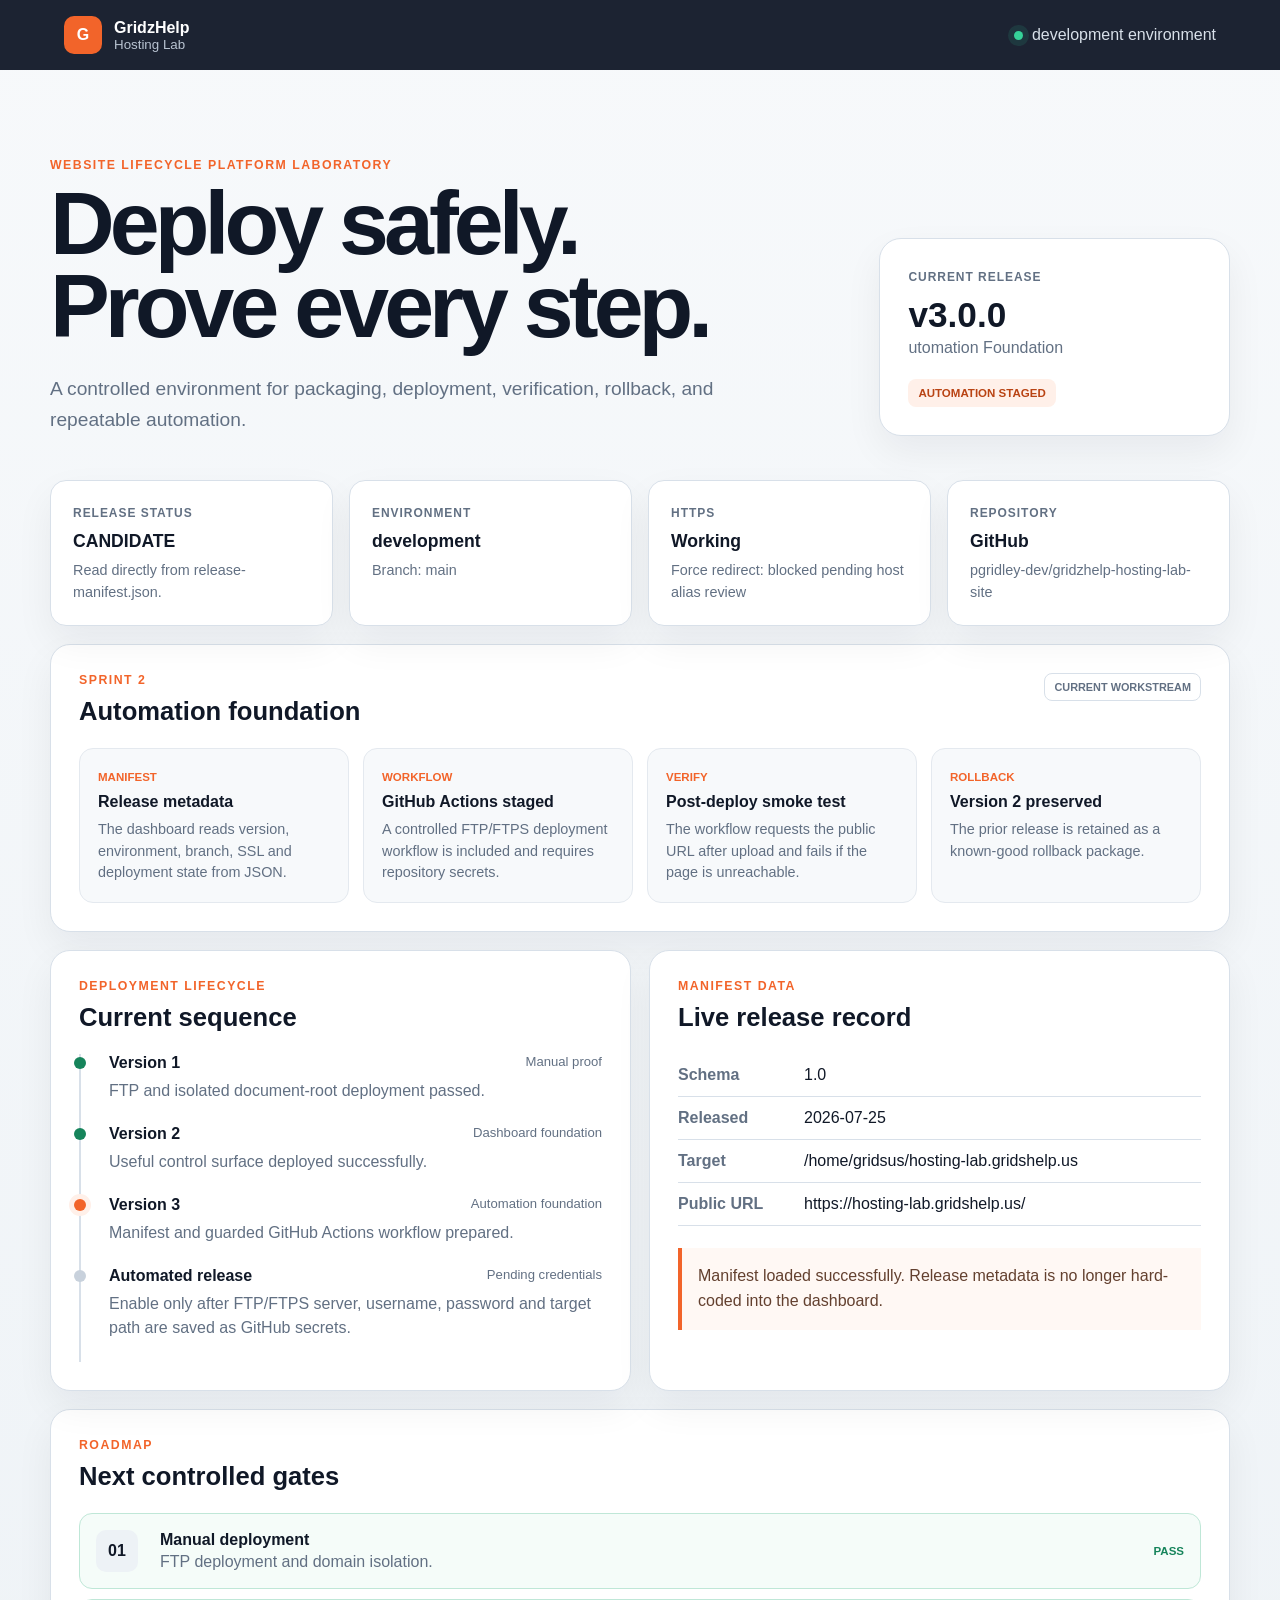
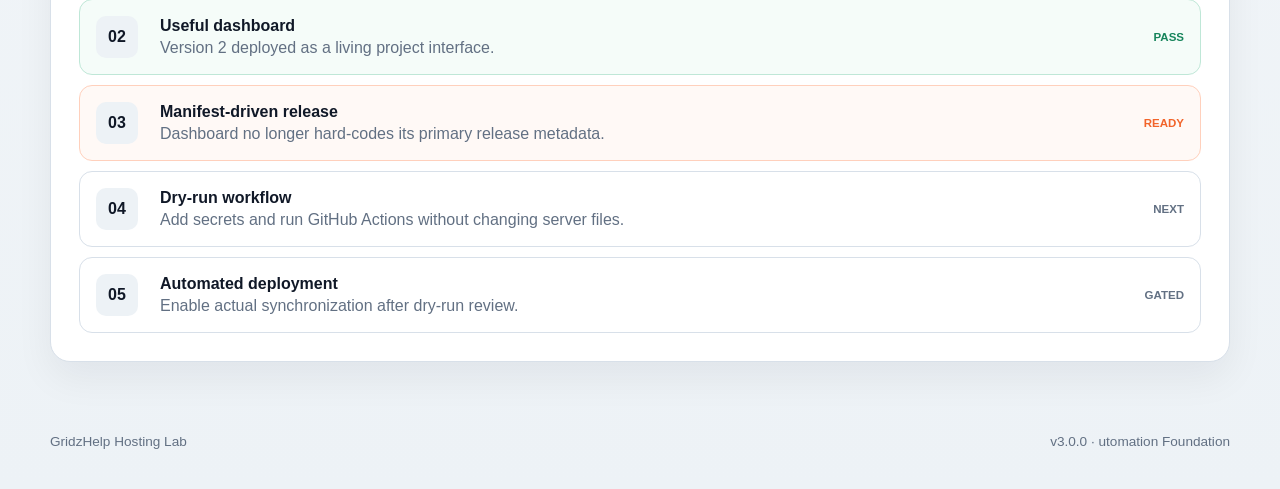
<file: index.html>
<!doctype html>
<html lang="en">
<head>
  <meta charset="utf-8">
  <meta name="viewport" content="width=device-width, initial-scale=1">
  <meta name="robots" content="noindex,nofollow">
  <meta name="theme-color" content="#101827">
  <title>GridzHelp Hosting Lab</title>
  <link rel="stylesheet" href="assets/styles.css">
  <script defer src="assets/app.js"></script>
</head>
<body>
  <header class="topbar">
    <a class="brand" href="#overview">
      <span class="brand-mark">G</span>
      <span><strong>GridzHelp</strong><small>Hosting Lab</small></span>
    </a>
    <div class="topbar-status"><span class="pulse"></span><span id="environment-label">Loading environment…</span></div>
  </header>

  <main>
    <section class="hero" id="overview">
      <div>
        <p class="eyebrow">Website lifecycle platform laboratory</p>
        <h1>Deploy safely.<br>Prove every step.</h1>
        <p class="hero-copy">A controlled environment for packaging, deployment, verification, rollback, and repeatable automation.</p>
      </div>
      <aside class="release-card">
        <span>Current release</span>
        <strong id="release-version">Loading…</strong>
        <p id="release-name">Reading release manifest</p>
        <div class="release-badge" id="release-method">MANIFEST DRIVEN</div>
      </aside>
    </section>

    <section class="summary-grid">
      <article class="metric"><span class="metric-label">Release status</span><strong id="release-status">Loading</strong><p>Read directly from release-manifest.json.</p></article>
      <article class="metric"><span class="metric-label">Environment</span><strong id="environment">Loading</strong><p id="source-branch">Repository branch pending</p></article>
      <article class="metric"><span class="metric-label">HTTPS</span><strong id="https-status">Loading</strong><p id="redirect-status">Redirect state pending</p></article>
      <article class="metric"><span class="metric-label">Repository</span><strong>GitHub</strong><p id="repository">Loading repository</p></article>
    </section>

    <section class="panel">
      <div class="section-heading">
        <div><p class="eyebrow">Sprint 2</p><h2>Automation foundation</h2></div>
        <span class="section-tag">CURRENT WORKSTREAM</span>
      </div>
      <div class="capability-grid">
        <article><span>MANIFEST</span><strong>Release metadata</strong><p>The dashboard reads version, environment, branch, SSL and deployment state from JSON.</p></article>
        <article><span>WORKFLOW</span><strong>GitHub Actions staged</strong><p>A controlled FTP/FTPS deployment workflow is included and requires repository secrets.</p></article>
        <article><span>VERIFY</span><strong>Post-deploy smoke test</strong><p>The workflow requests the public URL after upload and fails if the page is unreachable.</p></article>
        <article><span>ROLLBACK</span><strong>Version 2 preserved</strong><p>The prior release is retained as a known-good rollback package.</p></article>
      </div>
    </section>

    <section class="two-column">
      <article class="panel">
        <div class="section-heading"><div><p class="eyebrow">Deployment lifecycle</p><h2>Current sequence</h2></div></div>
        <ol class="timeline">
          <li class="complete"><div><strong>Version 1</strong><span>Manual proof</span></div><p>FTP and isolated document-root deployment passed.</p></li>
          <li class="complete"><div><strong>Version 2</strong><span>Dashboard foundation</span></div><p>Useful control surface deployed successfully.</p></li>
          <li class="active"><div><strong>Version 3</strong><span>Automation foundation</span></div><p>Manifest and guarded GitHub Actions workflow prepared.</p></li>
          <li><div><strong>Automated release</strong><span>Pending credentials</span></div><p>Enable only after FTP/FTPS server, username, password and target path are saved as GitHub secrets.</p></li>
        </ol>
      </article>

      <article class="panel">
        <div class="section-heading"><div><p class="eyebrow">Manifest data</p><h2>Live release record</h2></div></div>
        <dl class="manifest-list">
          <div><dt>Schema</dt><dd id="schema-version">—</dd></div>
          <div><dt>Released</dt><dd id="released-at">—</dd></div>
          <div><dt>Target</dt><dd id="deployment-target">—</dd></div>
          <div><dt>Public URL</dt><dd id="public-url">—</dd></div>
        </dl>
        <p class="callout" id="manifest-message">Loading release-manifest.json…</p>
      </article>
    </section>

    <section class="panel">
      <div class="section-heading"><div><p class="eyebrow">Roadmap</p><h2>Next controlled gates</h2></div></div>
      <div class="roadmap">
        <article class="complete"><span>01</span><div><strong>Manual deployment</strong><p>FTP deployment and domain isolation.</p></div><b>PASS</b></article>
        <article class="complete"><span>02</span><div><strong>Useful dashboard</strong><p>Version 2 deployed as a living project interface.</p></div><b>PASS</b></article>
        <article class="active"><span>03</span><div><strong>Manifest-driven release</strong><p>Dashboard no longer hard-codes its primary release metadata.</p></div><b>READY</b></article>
        <article><span>04</span><div><strong>Dry-run workflow</strong><p>Add secrets and run GitHub Actions without changing server files.</p></div><b>NEXT</b></article>
        <article><span>05</span><div><strong>Automated deployment</strong><p>Enable actual synchronization after dry-run review.</p></div><b>GATED</b></article>
      </div>
    </section>
  </main>

  <footer><span>GridzHelp Hosting Lab</span><span id="footer-release">Release metadata loading…</span></footer>
</body>
</html>
</file>
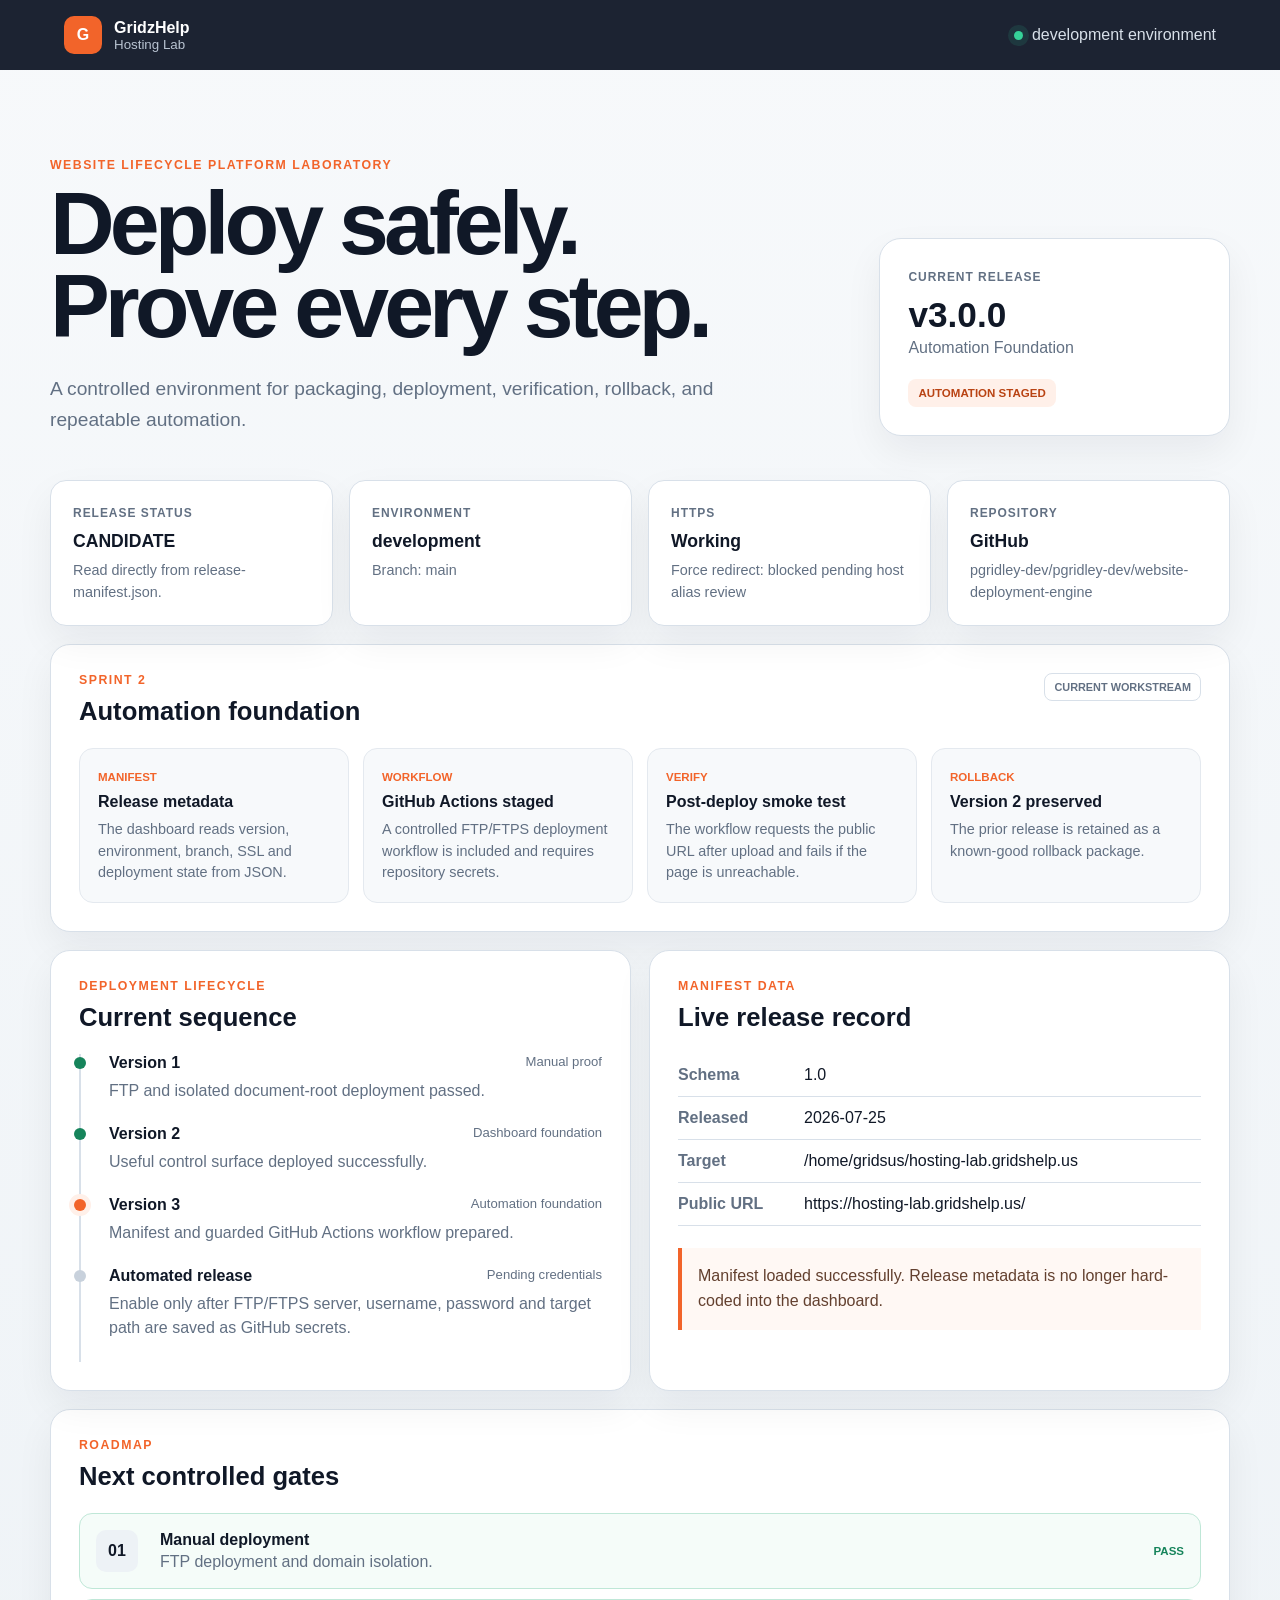
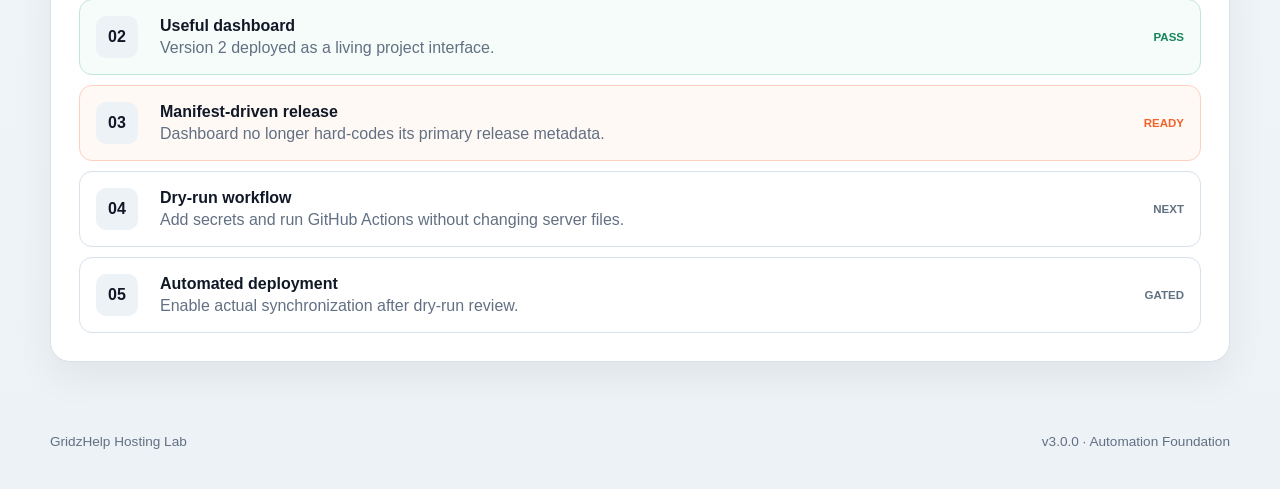
<file: releases/v3.0.0/index.html>
<!doctype html>

<html lang="en">

<head>

  <meta charset="utf-8">

  <meta name="viewport" content="width=device-width, initial-scale=1">

  <meta name="robots" content="noindex,nofollow">

  <meta name="theme-color" content="#101827">

  <title>GridzHelp Hosting Lab</title>

  <link rel="stylesheet" href="assets/styles.css">

  <script defer src="assets/app.js"></script>

</head>

<body>

  <header class="topbar">

    <a class="brand" href="#overview">

      <span class="brand-mark">G</span>

      <span><strong>GridzHelp</strong><small>Hosting Lab</small></span>

    </a>

    <div class="topbar-status"><span class="pulse"></span><span id="environment-label">Loading environment…</span></div>

  </header>



  <main>

    <section class="hero" id="overview">

      <div>

        <p class="eyebrow">Website lifecycle platform laboratory</p>

        <h1>Deploy safely.<br>Prove every step.</h1>

        <p class="hero-copy">A controlled environment for packaging, deployment, verification, rollback, and repeatable automation.</p>

      </div>

      <aside class="release-card">

        <span>Current release</span>

        <strong id="release-version">Loading…</strong>

        <p id="release-name">Reading release manifest</p>

        <div class="release-badge" id="release-method">MANIFEST DRIVEN</div>

      </aside>

    </section>



    <section class="summary-grid">

      <article class="metric"><span class="metric-label">Release status</span><strong id="release-status">Loading</strong><p>Read directly from release-manifest.json.</p></article>

      <article class="metric"><span class="metric-label">Environment</span><strong id="environment">Loading</strong><p id="source-branch">Repository branch pending</p></article>

      <article class="metric"><span class="metric-label">HTTPS</span><strong id="https-status">Loading</strong><p id="redirect-status">Redirect state pending</p></article>

      <article class="metric"><span class="metric-label">Repository</span><strong>GitHub</strong><p id="repository">Loading repository</p></article>

    </section>



    <section class="panel">

      <div class="section-heading">

        <div><p class="eyebrow">Sprint 2</p><h2>Automation foundation</h2></div>

        <span class="section-tag">CURRENT WORKSTREAM</span>

      </div>

      <div class="capability-grid">

        <article><span>MANIFEST</span><strong>Release metadata</strong><p>The dashboard reads version, environment, branch, SSL and deployment state from JSON.</p></article>

        <article><span>WORKFLOW</span><strong>GitHub Actions staged</strong><p>A controlled FTP/FTPS deployment workflow is included and requires repository secrets.</p></article>

        <article><span>VERIFY</span><strong>Post-deploy smoke test</strong><p>The workflow requests the public URL after upload and fails if the page is unreachable.</p></article>

        <article><span>ROLLBACK</span><strong>Version 2 preserved</strong><p>The prior release is retained as a known-good rollback package.</p></article>

      </div>

    </section>



    <section class="two-column">

      <article class="panel">

        <div class="section-heading"><div><p class="eyebrow">Deployment lifecycle</p><h2>Current sequence</h2></div></div>

        <ol class="timeline">

          <li class="complete"><div><strong>Version 1</strong><span>Manual proof</span></div><p>FTP and isolated document-root deployment passed.</p></li>

          <li class="complete"><div><strong>Version 2</strong><span>Dashboard foundation</span></div><p>Useful control surface deployed successfully.</p></li>

          <li class="active"><div><strong>Version 3</strong><span>Automation foundation</span></div><p>Manifest and guarded GitHub Actions workflow prepared.</p></li>

          <li><div><strong>Automated release</strong><span>Pending credentials</span></div><p>Enable only after FTP/FTPS server, username, password and target path are saved as GitHub secrets.</p></li>

        </ol>

      </article>



      <article class="panel">

        <div class="section-heading"><div><p class="eyebrow">Manifest data</p><h2>Live release record</h2></div></div>

        <dl class="manifest-list">

          <div><dt>Schema</dt><dd id="schema-version">—</dd></div>

          <div><dt>Released</dt><dd id="released-at">—</dd></div>

          <div><dt>Target</dt><dd id="deployment-target">—</dd></div>

          <div><dt>Public URL</dt><dd id="public-url">—</dd></div>

        </dl>

        <p class="callout" id="manifest-message">Loading release-manifest.json…</p>

      </article>

    </section>



    <section class="panel">

      <div class="section-heading"><div><p class="eyebrow">Roadmap</p><h2>Next controlled gates</h2></div></div>

      <div class="roadmap">

        <article class="complete"><span>01</span><div><strong>Manual deployment</strong><p>FTP deployment and domain isolation.</p></div><b>PASS</b></article>

        <article class="complete"><span>02</span><div><strong>Useful dashboard</strong><p>Version 2 deployed as a living project interface.</p></div><b>PASS</b></article>

        <article class="active"><span>03</span><div><strong>Manifest-driven release</strong><p>Dashboard no longer hard-codes its primary release metadata.</p></div><b>READY</b></article>

        <article><span>04</span><div><strong>Dry-run workflow</strong><p>Add secrets and run GitHub Actions without changing server files.</p></div><b>NEXT</b></article>

        <article><span>05</span><div><strong>Automated deployment</strong><p>Enable actual synchronization after dry-run review.</p></div><b>GATED</b></article>

      </div>

    </section>

  </main>



  <footer><span>GridzHelp Hosting Lab</span><span id="footer-release">Release metadata loading…</span></footer>

</body>

</html>
</file>
<file: assets/styles.css>
*{box-sizing:border-box}html{scroll-behavior:smooth}:root{font-family:Inter,Arial,Helvetica,sans-serif;color:#101827;background:#eef2f6;--ink:#101827;--muted:#627083;--line:#d8e0e9;--card:#fff;--orange:#f2642a;--green:#16845b}body{margin:0;background:linear-gradient(180deg,#f7f9fb 0,#edf2f6 100%);color:var(--ink)}.topbar{position:sticky;top:0;z-index:10;display:flex;justify-content:space-between;align-items:center;padding:16px clamp(20px,5vw,72px);background:rgba(16,24,39,.95);color:#fff}.brand{display:flex;gap:12px;align-items:center;color:#fff;text-decoration:none}.brand-mark{display:grid;place-items:center;width:38px;height:38px;border-radius:10px;background:var(--orange);font-weight:900}.brand strong,.brand small{display:block}.brand small{color:#b9c4d2}.topbar-status{display:flex;gap:9px;align-items:center;color:#d8e0e9}.pulse{width:9px;height:9px;border-radius:50%;background:#36d399;box-shadow:0 0 0 6px rgba(54,211,153,.12)}main{width:min(1180px,calc(100% - 32px));margin:auto;padding:54px 0 32px}.hero{display:grid;grid-template-columns:1.6fr .7fr;gap:28px;align-items:end;padding:34px 0 44px}.eyebrow{margin:0 0 10px;color:var(--orange);font-size:.77rem;font-weight:900;letter-spacing:.12em;text-transform:uppercase}.hero h1{margin:0;font-size:clamp(3rem,7vw,6.8rem);line-height:.93;letter-spacing:-.055em}.hero-copy{max-width:720px;margin:24px 0 0;color:var(--muted);font-size:1.2rem;line-height:1.65}.release-card,.panel,.metric{background:var(--card);border:1px solid var(--line);box-shadow:0 16px 38px rgba(16,24,39,.06)}.release-card{border-radius:22px;padding:28px}.release-card>span,.metric-label{color:var(--muted);font-size:.75rem;text-transform:uppercase;letter-spacing:.08em;font-weight:900}.release-card strong{display:block;margin:10px 0 4px;font-size:2.2rem}.release-card p{margin:0;color:var(--muted)}.release-badge{display:inline-block;margin-top:22px;padding:8px 10px;border-radius:8px;background:#fff0e9;color:#b94313;font-size:.72rem;font-weight:900}.summary-grid{display:grid;grid-template-columns:repeat(4,1fr);gap:16px;margin-bottom:18px}.metric{border-radius:16px;padding:22px}.metric strong{display:block;margin:10px 0 8px;font-size:1.1rem;overflow-wrap:anywhere}.metric p{margin:0;color:var(--muted);font-size:.9rem;line-height:1.5}.panel{border-radius:20px;padding:28px;margin-bottom:18px}.section-heading{display:flex;justify-content:space-between;gap:18px;align-items:start;margin-bottom:22px}.section-heading h2{margin:0;font-size:1.6rem}.section-tag{padding:7px 9px;border:1px solid var(--line);border-radius:8px;color:var(--muted);font-size:.68rem;font-weight:900}.capability-grid{display:grid;grid-template-columns:repeat(4,1fr);gap:14px}.capability-grid article{padding:18px;border-radius:14px;background:#f7f9fb;border:1px solid #e4e9ef}.capability-grid span{color:var(--orange);font-size:.72rem;font-weight:900}.capability-grid strong{display:block;margin:8px 0}.capability-grid p{margin:0;color:var(--muted);line-height:1.5;font-size:.9rem}.two-column{display:grid;grid-template-columns:1fr 1fr;gap:18px}.timeline{list-style:none;padding:0;margin:0}.timeline li{position:relative;padding:0 0 22px 28px;border-left:2px solid var(--line)}.timeline li:before{content:"";position:absolute;left:-7px;top:3px;width:12px;height:12px;border-radius:50%;background:#c8d1dc}.timeline li.complete:before{background:var(--green)}.timeline li.active:before{background:var(--orange);box-shadow:0 0 0 5px #fff0e9}.timeline li div{display:flex;justify-content:space-between}.timeline li span{color:var(--muted);font-size:.82rem}.timeline li p{margin:7px 0 0;color:var(--muted);line-height:1.5}.manifest-list{margin:0}.manifest-list div{display:grid;grid-template-columns:110px 1fr;gap:16px;padding:12px 0;border-bottom:1px solid var(--line)}dt{color:var(--muted);font-weight:800}dd{margin:0;overflow-wrap:anywhere}.callout{margin:22px 0 0;padding:16px;border-left:4px solid var(--orange);background:#fff8f4;color:#63402f;line-height:1.55}.roadmap{display:grid;gap:10px}.roadmap article{display:grid;grid-template-columns:48px 1fr auto;gap:16px;align-items:center;padding:16px;border:1px solid var(--line);border-radius:13px}.roadmap article>span{display:grid;place-items:center;width:42px;height:42px;border-radius:10px;background:#edf2f6;font-weight:900}.roadmap p{margin:4px 0 0;color:var(--muted)}.roadmap b{font-size:.72rem;color:var(--muted)}.roadmap .complete{border-color:#bfe7d7;background:#f5fcf9}.roadmap .complete b{color:var(--green)}.roadmap .active{border-color:#ffd0bc;background:#fff9f6}.roadmap .active b{color:var(--orange)}footer{display:flex;justify-content:space-between;width:min(1180px,calc(100% - 32px));margin:auto;padding:22px 0 40px;color:var(--muted);font-size:.85rem}@media(max-width:900px){.hero{grid-template-columns:1fr}.summary-grid,.capability-grid{grid-template-columns:repeat(2,1fr)}.two-column{grid-template-columns:1fr}}@media(max-width:560px){.topbar-status{display:none}.summary-grid,.capability-grid{grid-template-columns:1fr}.panel{padding:20px}.roadmap article{grid-template-columns:42px 1fr}.roadmap b{grid-column:2}footer{display:block}}
</file>
<file: releases/v3.0.0/assets/styles.css>
*{box-sizing:border-box}html{scroll-behavior:smooth}:root{font-family:Inter,Arial,Helvetica,sans-serif;color:#101827;background:#eef2f6;--ink:#101827;--muted:#627083;--line:#d8e0e9;--card:#fff;--orange:#f2642a;--green:#16845b}body{margin:0;background:linear-gradient(180deg,#f7f9fb 0,#edf2f6 100%);color:var(--ink)}.topbar{position:sticky;top:0;z-index:10;display:flex;justify-content:space-between;align-items:center;padding:16px clamp(20px,5vw,72px);background:rgba(16,24,39,.95);color:#fff}.brand{display:flex;gap:12px;align-items:center;color:#fff;text-decoration:none}.brand-mark{display:grid;place-items:center;width:38px;height:38px;border-radius:10px;background:var(--orange);font-weight:900}.brand strong,.brand small{display:block}.brand small{color:#b9c4d2}.topbar-status{display:flex;gap:9px;align-items:center;color:#d8e0e9}.pulse{width:9px;height:9px;border-radius:50%;background:#36d399;box-shadow:0 0 0 6px rgba(54,211,153,.12)}main{width:min(1180px,calc(100% - 32px));margin:auto;padding:54px 0 32px}.hero{display:grid;grid-template-columns:1.6fr .7fr;gap:28px;align-items:end;padding:34px 0 44px}.eyebrow{margin:0 0 10px;color:var(--orange);font-size:.77rem;font-weight:900;letter-spacing:.12em;text-transform:uppercase}.hero h1{margin:0;font-size:clamp(3rem,7vw,6.8rem);line-height:.93;letter-spacing:-.055em}.hero-copy{max-width:720px;margin:24px 0 0;color:var(--muted);font-size:1.2rem;line-height:1.65}.release-card,.panel,.metric{background:var(--card);border:1px solid var(--line);box-shadow:0 16px 38px rgba(16,24,39,.06)}.release-card{border-radius:22px;padding:28px}.release-card>span,.metric-label{color:var(--muted);font-size:.75rem;text-transform:uppercase;letter-spacing:.08em;font-weight:900}.release-card strong{display:block;margin:10px 0 4px;font-size:2.2rem}.release-card p{margin:0;color:var(--muted)}.release-badge{display:inline-block;margin-top:22px;padding:8px 10px;border-radius:8px;background:#fff0e9;color:#b94313;font-size:.72rem;font-weight:900}.summary-grid{display:grid;grid-template-columns:repeat(4,1fr);gap:16px;margin-bottom:18px}.metric{border-radius:16px;padding:22px}.metric strong{display:block;margin:10px 0 8px;font-size:1.1rem;overflow-wrap:anywhere}.metric p{margin:0;color:var(--muted);font-size:.9rem;line-height:1.5}.panel{border-radius:20px;padding:28px;margin-bottom:18px}.section-heading{display:flex;justify-content:space-between;gap:18px;align-items:start;margin-bottom:22px}.section-heading h2{margin:0;font-size:1.6rem}.section-tag{padding:7px 9px;border:1px solid var(--line);border-radius:8px;color:var(--muted);font-size:.68rem;font-weight:900}.capability-grid{display:grid;grid-template-columns:repeat(4,1fr);gap:14px}.capability-grid article{padding:18px;border-radius:14px;background:#f7f9fb;border:1px solid #e4e9ef}.capability-grid span{color:var(--orange);font-size:.72rem;font-weight:900}.capability-grid strong{display:block;margin:8px 0}.capability-grid p{margin:0;color:var(--muted);line-height:1.5;font-size:.9rem}.two-column{display:grid;grid-template-columns:1fr 1fr;gap:18px}.timeline{list-style:none;padding:0;margin:0}.timeline li{position:relative;padding:0 0 22px 28px;border-left:2px solid var(--line)}.timeline li:before{content:"";position:absolute;left:-7px;top:3px;width:12px;height:12px;border-radius:50%;background:#c8d1dc}.timeline li.complete:before{background:var(--green)}.timeline li.active:before{background:var(--orange);box-shadow:0 0 0 5px #fff0e9}.timeline li div{display:flex;justify-content:space-between}.timeline li span{color:var(--muted);font-size:.82rem}.timeline li p{margin:7px 0 0;color:var(--muted);line-height:1.5}.manifest-list{margin:0}.manifest-list div{display:grid;grid-template-columns:110px 1fr;gap:16px;padding:12px 0;border-bottom:1px solid var(--line)}dt{color:var(--muted);font-weight:800}dd{margin:0;overflow-wrap:anywhere}.callout{margin:22px 0 0;padding:16px;border-left:4px solid var(--orange);background:#fff8f4;color:#63402f;line-height:1.55}.roadmap{display:grid;gap:10px}.roadmap article{display:grid;grid-template-columns:48px 1fr auto;gap:16px;align-items:center;padding:16px;border:1px solid var(--line);border-radius:13px}.roadmap article>span{display:grid;place-items:center;width:42px;height:42px;border-radius:10px;background:#edf2f6;font-weight:900}.roadmap p{margin:4px 0 0;color:var(--muted)}.roadmap b{font-size:.72rem;color:var(--muted)}.roadmap .complete{border-color:#bfe7d7;background:#f5fcf9}.roadmap .complete b{color:var(--green)}.roadmap .active{border-color:#ffd0bc;background:#fff9f6}.roadmap .active b{color:var(--orange)}footer{display:flex;justify-content:space-between;width:min(1180px,calc(100% - 32px));margin:auto;padding:22px 0 40px;color:var(--muted);font-size:.85rem}@media(max-width:900px){.hero{grid-template-columns:1fr}.summary-grid,.capability-grid{grid-template-columns:repeat(2,1fr)}.two-column{grid-template-columns:1fr}}@media(max-width:560px){.topbar-status{display:none}.summary-grid,.capability-grid{grid-template-columns:1fr}.panel{padding:20px}.roadmap article{grid-template-columns:42px 1fr}.roadmap b{grid-column:2}footer{display:block}}
</file>
